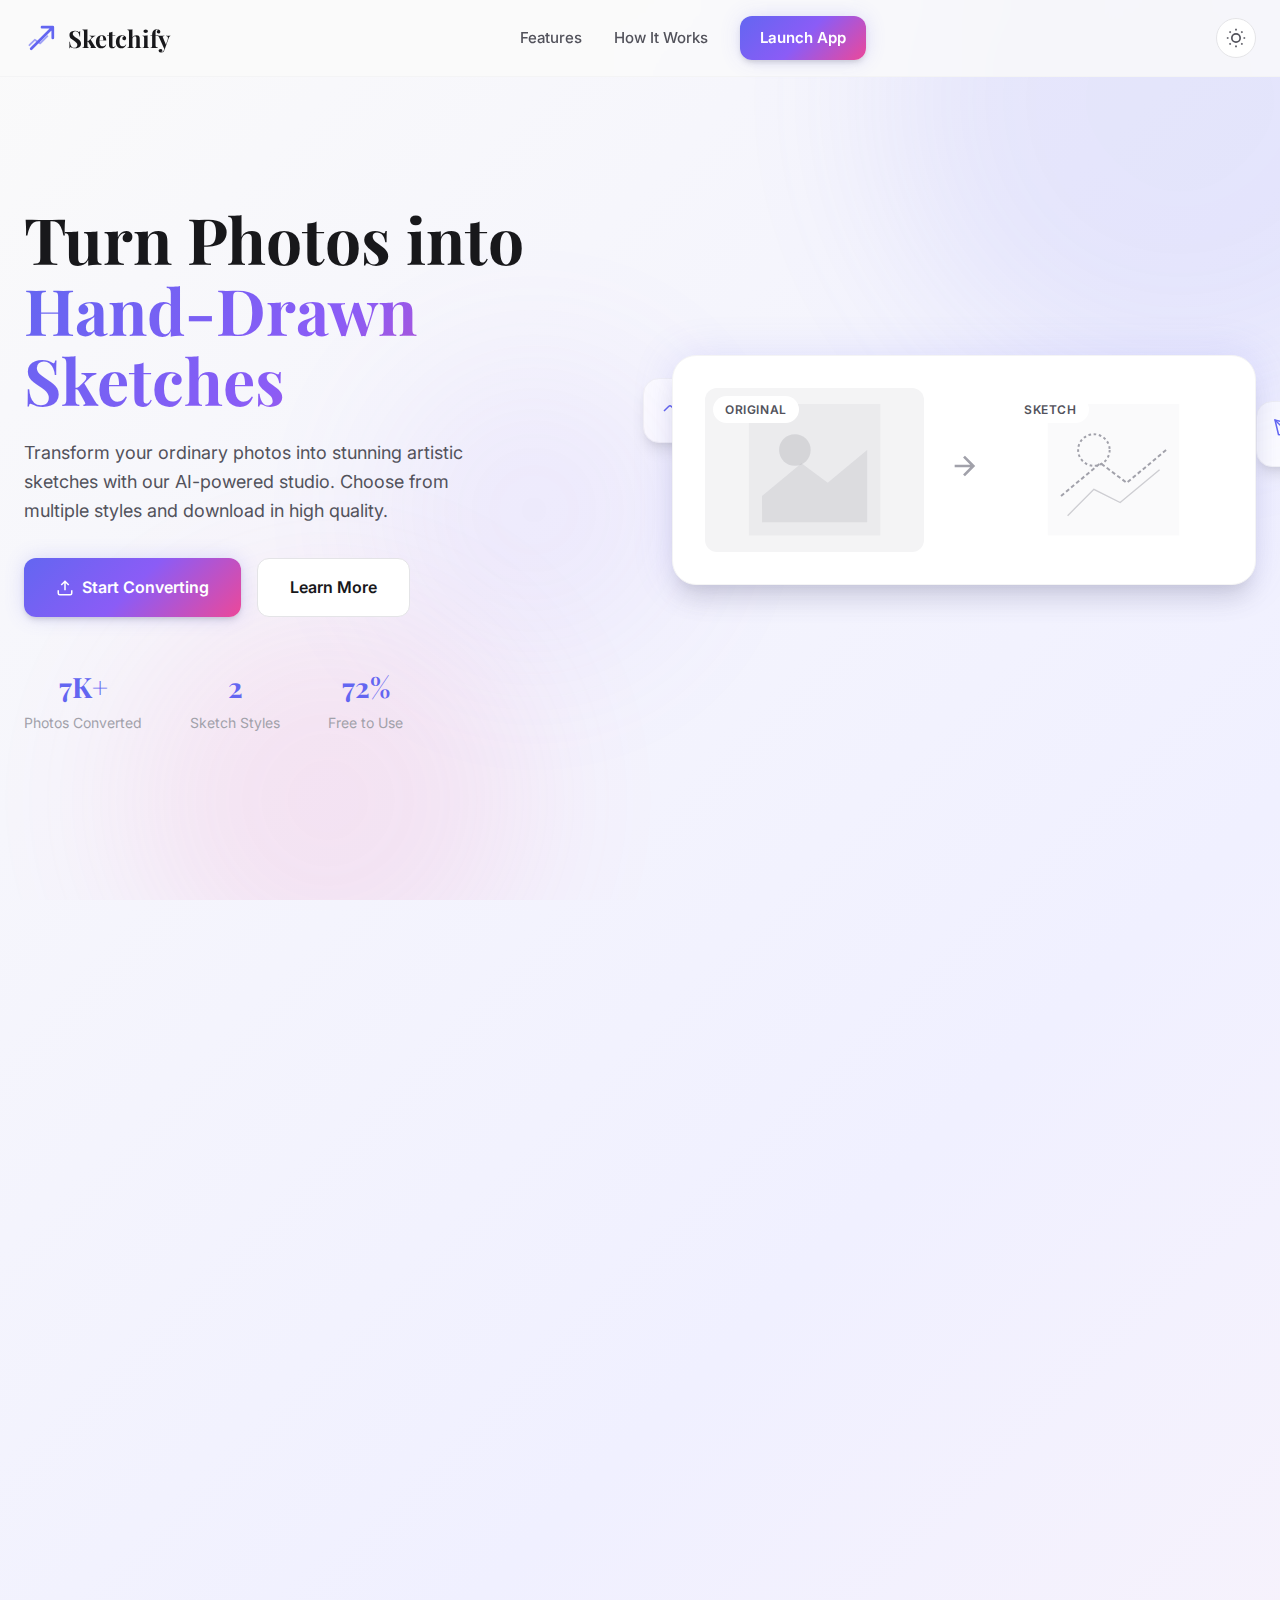
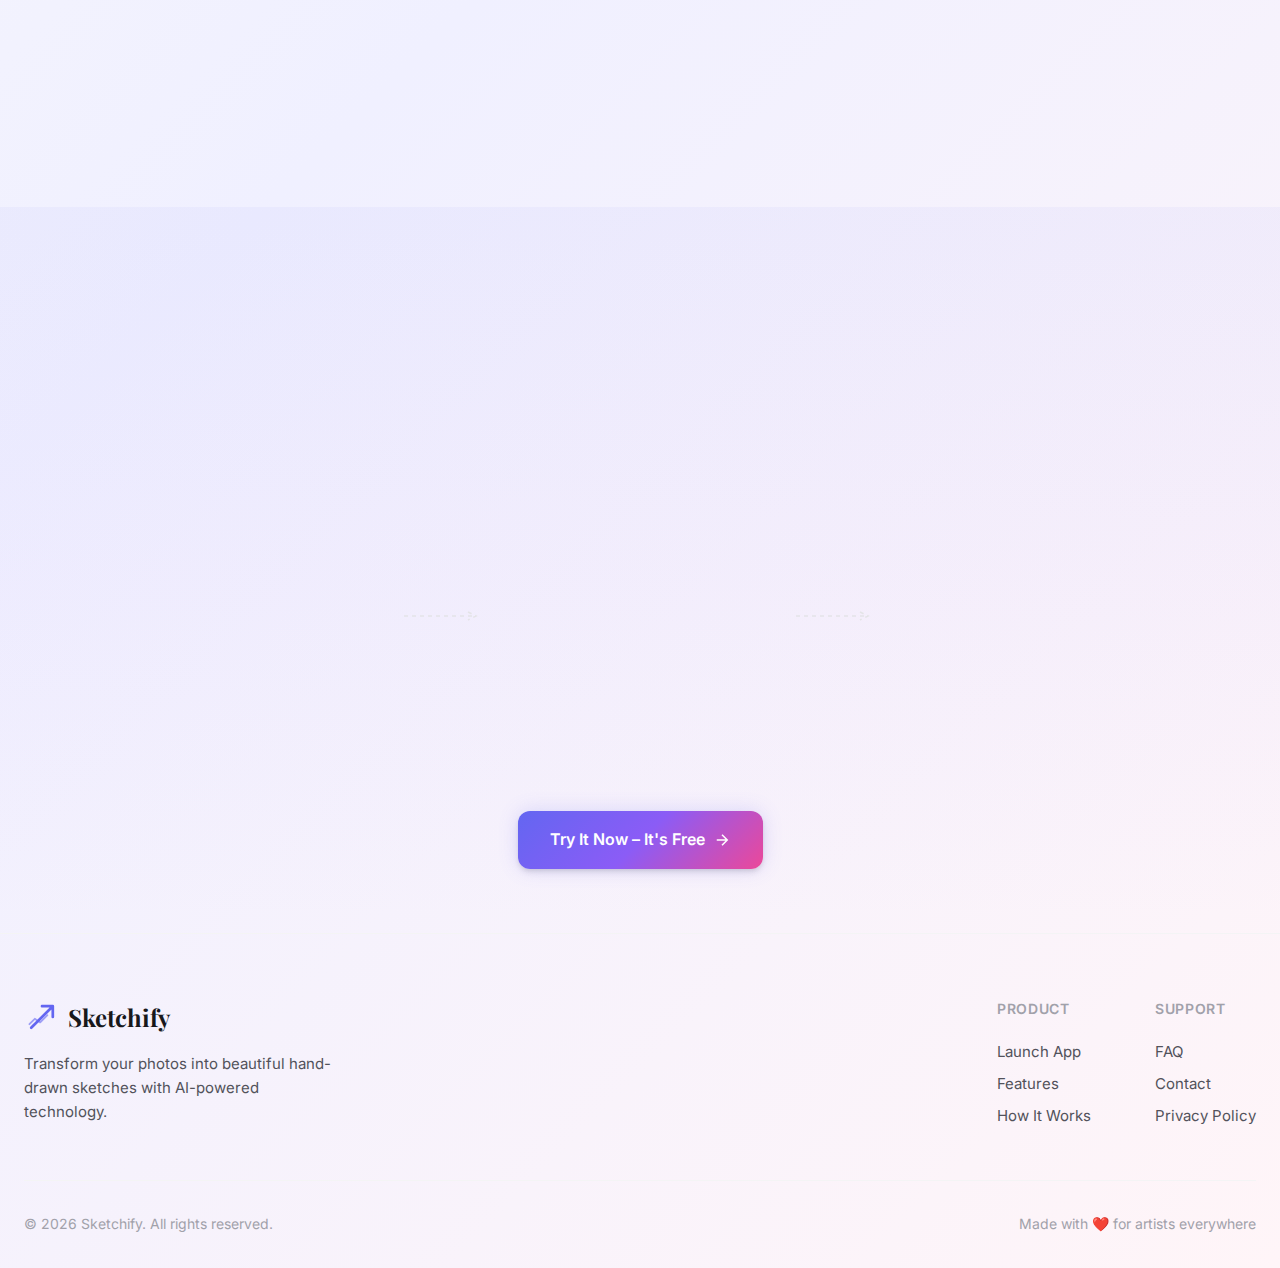
<file: index.html>
<!DOCTYPE html>
<html lang="en">
<head>
    <meta charset="UTF-8">
    <meta name="viewport" content="width=device-width, initial-scale=1.0">
    <title>Sketchify – AI Sketch Studio | Turn Photos into Hand-Drawn Sketches</title>
    <meta name="description" content="Transform your photos into stunning hand-drawn sketches with Sketchify. Choose from pencil, charcoal, and ink styles with adjustable intensity.">
    <link rel="stylesheet" href="css/styles.css">
    <link rel="preconnect" href="https://fonts.googleapis.com">
    <link rel="preconnect" href="https://fonts.gstatic.com" crossorigin>
    <link href="https://fonts.googleapis.com/css2?family=Playfair+Display:wght@400;600;700&family=Inter:wght@300;400;500;600;700&display=swap" rel="stylesheet">
</head>
<body class="landing-page">
    <!-- Navigation -->
    <nav class="navbar">
        <div class="container nav-container">
            <a href="index.html" class="logo">
                <svg class="logo-icon" viewBox="0 0 40 40" fill="none" xmlns="http://www.w3.org/2000/svg">
                    <path d="M8 32L32 8M32 8L20 8M32 8V20" stroke="currentColor" stroke-width="3" stroke-linecap="round" stroke-linejoin="round"/>
                    <path d="M6 28L12 22L18 26L26 18" stroke="currentColor" stroke-width="2" stroke-linecap="round" stroke-linejoin="round" opacity="0.6"/>
                </svg>
                <span>Sketchify</span>
            </a>
            <div class="nav-links">
                <a href="#features">Features</a>
                <a href="#how-it-works">How It Works</a>
                <a href="app.html" class="btn btn-primary btn-nav">Launch App</a>
            </div>
            <button class="theme-toggle" id="themeToggle" aria-label="Toggle dark mode">
                <svg class="sun-icon" viewBox="0 0 24 24" fill="none" stroke="currentColor" stroke-width="2">
                    <circle cx="12" cy="12" r="5"/>
                    <path d="M12 1v2M12 21v2M4.22 4.22l1.42 1.42M18.36 18.36l1.42 1.42M1 12h2M21 12h2M4.22 19.78l1.42-1.42M18.36 5.64l1.42-1.42"/>
                </svg>
                <svg class="moon-icon" viewBox="0 0 24 24" fill="none" stroke="currentColor" stroke-width="2">
                    <path d="M21 12.79A9 9 0 1 1 11.21 3 7 7 0 0 0 21 12.79z"/>
                </svg>
            </button>
            <button class="mobile-menu-btn" id="mobileMenuBtn" aria-label="Toggle menu">
                <span></span>
                <span></span>
                <span></span>
            </button>
        </div>
    </nav>

    <!-- Mobile Menu -->
    <div class="mobile-menu" id="mobileMenu">
        <a href="#features">Features</a>
        <a href="#how-it-works">How It Works</a>
        <a href="app.html" class="btn btn-primary">Launch App</a>
    </div>

    <!-- Hero Section -->
    <section class="hero">
        <div class="container hero-container">
            <div class="hero-content">
                <h1 class="hero-title">
                    <span class="title-line">Turn Photos into</span>
                    <span class="title-line gradient-text">Hand-Drawn Sketches</span>
                </h1>
                <p class="hero-subtitle">
                    Transform your ordinary photos into stunning artistic sketches with our AI-powered studio. 
                    Choose from multiple styles and download in high quality.
                </p>
                <div class="hero-cta">
                    <a href="app.html" class="btn btn-primary btn-large">
                        <svg viewBox="0 0 24 24" fill="none" stroke="currentColor" stroke-width="2">
                            <path d="M21 15v4a2 2 0 0 1-2 2H5a2 2 0 0 1-2-2v-4M17 8l-5-5-5 5M12 3v12"/>
                        </svg>
                        Start Converting
                    </a>
                    <a href="#how-it-works" class="btn btn-secondary btn-large">
                        Learn More
                    </a>
                </div>
                <div class="hero-stats">
                    <div class="stat">
                        <span class="stat-number">10K+</span>
                        <span class="stat-label">Photos Converted</span>
                    </div>
                    <div class="stat">
                        <span class="stat-number">4</span>
                        <span class="stat-label">Sketch Styles</span>
                    </div>
                    <div class="stat">
                        <span class="stat-number">100%</span>
                        <span class="stat-label">Free to Use</span>
                    </div>
                </div>
            </div>
            <div class="hero-visual">
                <div class="hero-image-container">
                    <div class="sketch-preview">
                        <div class="preview-card original">
                            <div class="preview-label">Original</div>
                            <div class="preview-placeholder">
                                <svg viewBox="0 0 100 100" fill="none">
                                    <rect width="100" height="100" fill="currentColor" opacity="0.1"/>
                                    <circle cx="35" cy="35" r="12" fill="currentColor" opacity="0.3"/>
                                    <path d="M10 70 L40 45 L60 60 L90 35 L90 90 L10 90 Z" fill="currentColor" opacity="0.2"/>
                                </svg>
                            </div>
                        </div>
                        <div class="preview-arrow">
                            <svg viewBox="0 0 24 24" fill="none" stroke="currentColor" stroke-width="2">
                                <path d="M5 12h14M12 5l7 7-7 7"/>
                            </svg>
                        </div>
                        <div class="preview-card sketch">
                            <div class="preview-label">Sketch</div>
                            <div class="preview-placeholder sketch-style">
                                <svg viewBox="0 0 100 100" fill="none">
                                    <rect width="100" height="100" fill="currentColor" opacity="0.05"/>
                                    <circle cx="35" cy="35" r="12" stroke="currentColor" stroke-width="1.5" fill="none" stroke-dasharray="2 2"/>
                                    <path d="M10 70 L40 45 L60 60 L90 35" stroke="currentColor" stroke-width="1.5" fill="none" stroke-dasharray="3 2"/>
                                    <path d="M15 85 L35 65 L55 75 L85 50" stroke="currentColor" stroke-width="1" fill="none" opacity="0.5"/>
                                </svg>
                            </div>
                        </div>
                    </div>
                </div>
                <!-- Floating Elements -->
                <div class="floating-element elem-1">
                    <svg viewBox="0 0 24 24" fill="none" stroke="currentColor" stroke-width="1.5">
                        <path d="M12 19l7-7 3 3-7 7-3-3z"/>
                        <path d="M18 13l-1.5-7.5L2 2l3.5 14.5L13 18l5-5z"/>
                        <path d="M2 2l7.586 7.586"/>
                    </svg>
                </div>
                <div class="floating-element elem-2">
                    <svg viewBox="0 0 24 24" fill="none" stroke="currentColor" stroke-width="1.5">
                        <circle cx="12" cy="12" r="10"/>
                        <path d="M12 6v6l4 2"/>
                    </svg>
                </div>
                <div class="floating-element elem-3">
                    <svg viewBox="0 0 24 24" fill="none" stroke="currentColor" stroke-width="1.5">
                        <path d="M4 16l4.586-4.586a2 2 0 012.828 0L16 16m-2-2l1.586-1.586a2 2 0 012.828 0L20 14"/>
                    </svg>
                </div>
            </div>
        </div>
        <div class="hero-bg-shapes">
            <div class="shape shape-1"></div>
            <div class="shape shape-2"></div>
            <div class="shape shape-3"></div>
        </div>
    </section>

    <!-- Features Section -->
    <section class="features" id="features">
        <div class="container">
            <div class="section-header">
                <span class="section-tag">Features</span>
                <h2 class="section-title">Everything You Need to Create Stunning Sketches</h2>
                <p class="section-subtitle">Professional-grade tools at your fingertips, completely free</p>
            </div>
            <div class="features-grid">
                <!-- Pencil Style -->
                <div class="feature-card">
                    <div class="feature-icon">
                        <svg viewBox="0 0 24 24" fill="none" stroke="currentColor" stroke-width="1.5">
                            <path d="M12 19l7-7 3 3-7 7-3-3z"/>
                            <path d="M18 13l-1.5-7.5L2 2l3.5 14.5L13 18l5-5z"/>
                            <path d="M2 2l7.586 7.586"/>
                            <circle cx="11" cy="11" r="2"/>
                        </svg>
                    </div>
                    <h3 class="feature-title">Pencil Style</h3>
                    <p class="feature-desc">Classic pencil sketch effect with fine lines and subtle shading for a traditional look.</p>
                </div>

                <!-- Charcoal Style -->
                <div class="feature-card">
                    <div class="feature-icon">
                        <svg viewBox="0 0 24 24" fill="none" stroke="currentColor" stroke-width="1.5">
                            <rect x="3" y="3" width="18" height="18" rx="2"/>
                            <path d="M7 12h10M7 8h10M7 16h6"/>
                        </svg>
                    </div>
                    <h3 class="feature-title">Charcoal Style</h3>
                    <p class="feature-desc">Bold, dramatic strokes with deep blacks and rich textures for an artistic feel.</p>
                </div>

                <!-- Ink Style -->
                <div class="feature-card">
                    <div class="feature-icon">
                        <svg viewBox="0 0 24 24" fill="none" stroke="currentColor" stroke-width="1.5">
                            <path d="M12 2C6.5 2 2 6.5 2 12s4.5 10 10 10c.926 0 1.648-.746 1.648-1.688 0-.437-.18-.835-.437-1.125-.29-.289-.438-.652-.438-1.125a1.64 1.64 0 011.668-1.668h1.996c3.051 0 5.563-2.512 5.563-5.563C22 5.937 17.5 2 12 2z"/>
                            <circle cx="8" cy="10" r="1.5"/>
                            <circle cx="12" cy="7" r="1.5"/>
                            <circle cx="16" cy="10" r="1.5"/>
                        </svg>
                    </div>
                    <h3 class="feature-title">Ink Style</h3>
                    <p class="feature-desc">Clean, high-contrast ink drawing effect with crisp edges and defined outlines.</p>
                </div>

                <!-- Intensity Control -->
                <div class="feature-card">
                    <div class="feature-icon">
                        <svg viewBox="0 0 24 24" fill="none" stroke="currentColor" stroke-width="1.5">
                            <circle cx="12" cy="12" r="10"/>
                            <path d="M12 6v6l4 2"/>
                        </svg>
                    </div>
                    <h3 class="feature-title">Intensity Slider</h3>
                    <p class="feature-desc">Fine-tune the sketch intensity to achieve the perfect balance between detail and simplicity.</p>
                </div>

                <!-- Contrast Control -->
                <div class="feature-card">
                    <div class="feature-icon">
                        <svg viewBox="0 0 24 24" fill="none" stroke="currentColor" stroke-width="1.5">
                            <circle cx="12" cy="12" r="10"/>
                            <path d="M12 2a10 10 0 010 20V2z" fill="currentColor" opacity="0.3"/>
                        </svg>
                    </div>
                    <h3 class="feature-title">Contrast Control</h3>
                    <p class="feature-desc">Adjust contrast levels to make your sketches pop with the right amount of depth.</p>
                </div>

                <!-- Download -->
                <div class="feature-card">
                    <div class="feature-icon">
                        <svg viewBox="0 0 24 24" fill="none" stroke="currentColor" stroke-width="1.5">
                            <path d="M21 15v4a2 2 0 01-2 2H5a2 2 0 01-2-2v-4M7 10l5 5 5-5M12 15V3"/>
                        </svg>
                    </div>
                    <h3 class="feature-title">HD Download</h3>
                    <p class="feature-desc">Download your sketches in high-quality PNG format, ready for printing or sharing.</p>
                </div>
            </div>
        </div>
    </section>

    <!-- How It Works Section -->
    <section class="how-it-works" id="how-it-works">
        <div class="container">
            <div class="section-header">
                <span class="section-tag">How It Works</span>
                <h2 class="section-title">Three Simple Steps to Your Perfect Sketch</h2>
                <p class="section-subtitle">No design skills required – just upload and transform</p>
            </div>
            <div class="steps-container">
                <div class="step">
                    <div class="step-number">1</div>
                    <div class="step-icon">
                        <svg viewBox="0 0 24 24" fill="none" stroke="currentColor" stroke-width="1.5">
                            <path d="M21 15v4a2 2 0 01-2 2H5a2 2 0 01-2-2v-4M17 8l-5-5-5 5M12 3v12"/>
                        </svg>
                    </div>
                    <h3 class="step-title">Upload Photo</h3>
                    <p class="step-desc">Drag and drop or click to upload your photo. Supports JPG and PNG formats.</p>
                </div>
                <div class="step-connector">
                    <svg viewBox="0 0 100 20" fill="none">
                        <path d="M0 10 H90 M80 5 L90 10 L80 15" stroke="currentColor" stroke-width="2" stroke-dasharray="5 5"/>
                    </svg>
                </div>
                <div class="step">
                    <div class="step-number">2</div>
                    <div class="step-icon">
                        <svg viewBox="0 0 24 24" fill="none" stroke="currentColor" stroke-width="1.5">
                            <path d="M12 3a9 9 0 019 9 9 9 0 01-9 9 9 9 0 01-9-9 9 9 0 019-9z"/>
                            <path d="M12 8v4l2 2"/>
                            <path d="M3 12h2M19 12h2M12 3v2M12 19v2"/>
                        </svg>
                    </div>
                    <h3 class="step-title">Choose Style</h3>
                    <p class="step-desc">Select from pencil, charcoal, or ink styles. Adjust intensity and contrast.</p>
                </div>
                <div class="step-connector">
                    <svg viewBox="0 0 100 20" fill="none">
                        <path d="M0 10 H90 M80 5 L90 10 L80 15" stroke="currentColor" stroke-width="2" stroke-dasharray="5 5"/>
                    </svg>
                </div>
                <div class="step">
                    <div class="step-number">3</div>
                    <div class="step-icon">
                        <svg viewBox="0 0 24 24" fill="none" stroke="currentColor" stroke-width="1.5">
                            <path d="M21 15v4a2 2 0 01-2 2H5a2 2 0 01-2-2v-4M7 10l5 5 5-5M12 15V3"/>
                        </svg>
                    </div>
                    <h3 class="step-title">Download</h3>
                    <p class="step-desc">Preview your sketch and download in high-quality PNG format.</p>
                </div>
            </div>
            <div class="cta-center">
                <a href="app.html" class="btn btn-primary btn-large">
                    Try It Now – It's Free
                    <svg viewBox="0 0 24 24" fill="none" stroke="currentColor" stroke-width="2">
                        <path d="M5 12h14M12 5l7 7-7 7"/>
                    </svg>
                </a>
            </div>
        </div>
    </section>

    <!-- Footer -->
    <footer class="footer">
        <div class="container">
            <div class="footer-content">
                <div class="footer-brand">
                    <a href="index.html" class="logo">
                        <svg class="logo-icon" viewBox="0 0 40 40" fill="none" xmlns="http://www.w3.org/2000/svg">
                            <path d="M8 32L32 8M32 8L20 8M32 8V20" stroke="currentColor" stroke-width="3" stroke-linecap="round" stroke-linejoin="round"/>
                            <path d="M6 28L12 22L18 26L26 18" stroke="currentColor" stroke-width="2" stroke-linecap="round" stroke-linejoin="round" opacity="0.6"/>
                        </svg>
                        <span>Sketchify</span>
                    </a>
                    <p>Transform your photos into beautiful hand-drawn sketches with AI-powered technology.</p>
                </div>
                <div class="footer-links">
                    <div class="footer-col">
                        <h4>Product</h4>
                        <a href="app.html">Launch App</a>
                        <a href="#features">Features</a>
                        <a href="#how-it-works">How It Works</a>
                    </div>
                    <div class="footer-col">
                        <h4>Support</h4>
                        <a href="#">FAQ</a>
                        <a href="#">Contact</a>
                        <a href="#">Privacy Policy</a>
                    </div>
                </div>
            </div>
            <div class="footer-bottom">
                <p>&copy; 2026 Sketchify. All rights reserved.</p>
                <p>Made with ❤️ for artists everywhere</p>
            </div>
        </div>
    </footer>

    <script src="js/landing.js"></script>
</body>
</html>
</file>
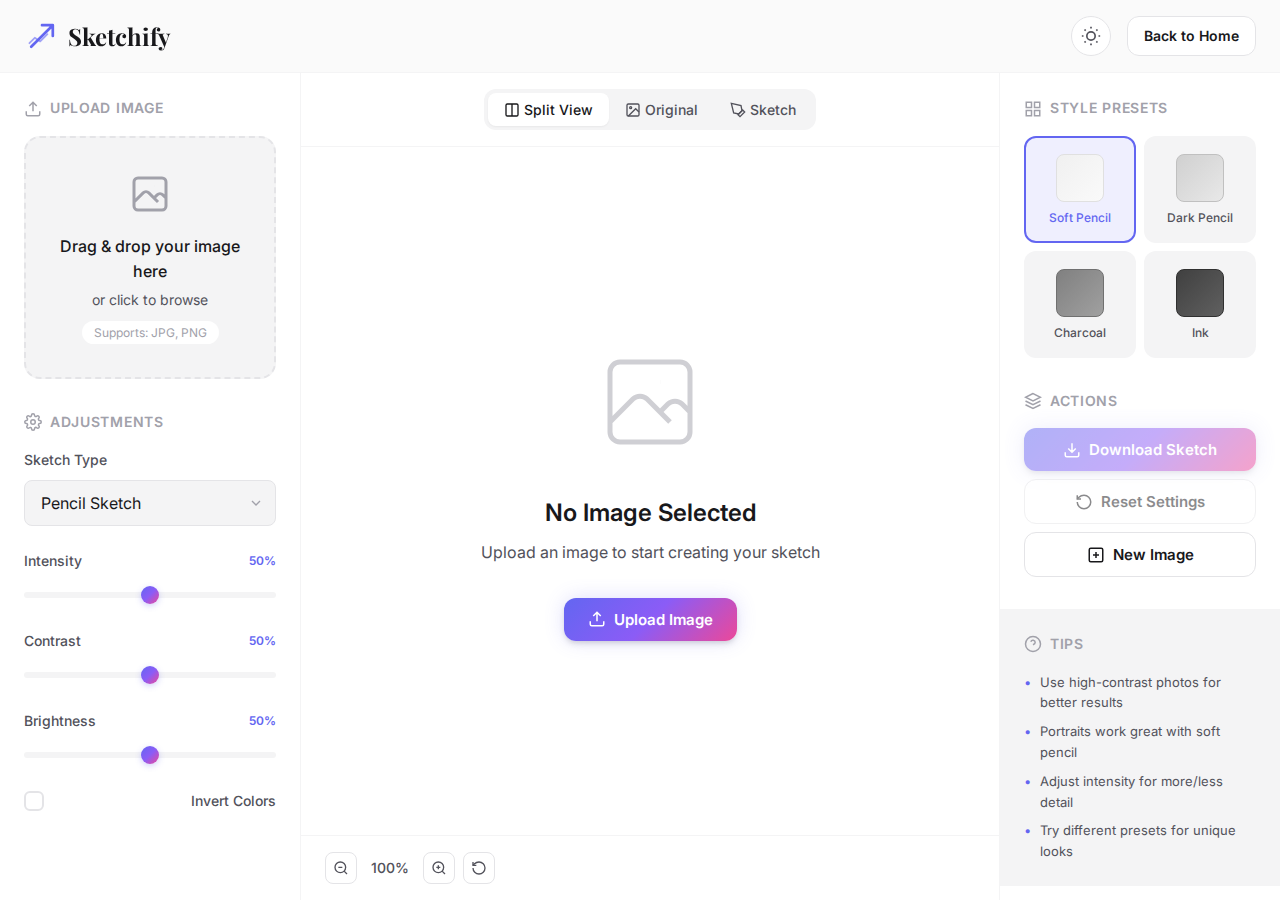
<file: app.html>
<!DOCTYPE html>
<html lang="en">
<head>
    <meta charset="UTF-8">
    <meta name="viewport" content="width=device-width, initial-scale=1.0">
    <title>Sketchify – AI Sketch Studio</title>
    <meta name="description" content="Convert your photos to hand-drawn sketches with Sketchify's AI-powered sketch studio.">
    <link rel="stylesheet" href="css/styles.css">
    <link rel="preconnect" href="https://fonts.googleapis.com">
    <link rel="preconnect" href="https://fonts.gstatic.com" crossorigin>
    <link href="https://fonts.googleapis.com/css2?family=Playfair+Display:wght@400;600;700&family=Inter:wght@300;400;500;600;700&display=swap" rel="stylesheet">
</head>
<body class="app-page">
    <!-- Navigation -->
    <nav class="navbar app-navbar">
        <div class="container nav-container">
            <a href="index.html" class="logo">
                <svg class="logo-icon" viewBox="0 0 40 40" fill="none" xmlns="http://www.w3.org/2000/svg">
                    <path d="M8 32L32 8M32 8L20 8M32 8V20" stroke="currentColor" stroke-width="3" stroke-linecap="round" stroke-linejoin="round"/>
                    <path d="M6 28L12 22L18 26L26 18" stroke="currentColor" stroke-width="2" stroke-linecap="round" stroke-linejoin="round" opacity="0.6"/>
                </svg>
                <span>Sketchify</span>
            </a>
            <div class="nav-actions">
                <button class="theme-toggle" id="themeToggle" aria-label="Toggle dark mode">
                    <svg class="sun-icon" viewBox="0 0 24 24" fill="none" stroke="currentColor" stroke-width="2">
                        <circle cx="12" cy="12" r="5"/>
                        <path d="M12 1v2M12 21v2M4.22 4.22l1.42 1.42M18.36 18.36l1.42 1.42M1 12h2M21 12h2M4.22 19.78l1.42-1.42M18.36 5.64l1.42-1.42"/>
                    </svg>
                    <svg class="moon-icon" viewBox="0 0 24 24" fill="none" stroke="currentColor" stroke-width="2">
                        <path d="M21 12.79A9 9 0 1 1 11.21 3 7 7 0 0 0 21 12.79z"/>
                    </svg>
                </button>
                <a href="index.html" class="btn btn-secondary btn-sm">Back to Home</a>
            </div>
        </div>
    </nav>

    <!-- Main App Container -->
    <main class="app-container">
        <!-- Left Panel - Controls -->
        <aside class="panel panel-left">
            <div class="panel-section">
                <h3 class="panel-title">
                    <svg viewBox="0 0 24 24" fill="none" stroke="currentColor" stroke-width="2">
                        <path d="M21 15v4a2 2 0 01-2 2H5a2 2 0 01-2-2v-4M17 8l-5-5-5 5M12 3v12"/>
                    </svg>
                    Upload Image
                </h3>
                <div class="upload-zone" id="uploadZone">
                    <input type="file" id="imageInput" accept="image/jpeg,image/png,image/jpg" hidden>
                    <div class="upload-content">
                        <div class="upload-icon">
                            <svg viewBox="0 0 24 24" fill="none" stroke="currentColor" stroke-width="1.5">
                                <path d="M4 16l4.586-4.586a2 2 0 012.828 0L16 16m-2-2l1.586-1.586a2 2 0 012.828 0L20 14m-6-6h.01M6 20h12a2 2 0 002-2V6a2 2 0 00-2-2H6a2 2 0 00-2 2v12a2 2 0 002 2z"/>
                            </svg>
                        </div>
                        <p class="upload-text">Drag & drop your image here</p>
                        <p class="upload-hint">or click to browse</p>
                        <span class="upload-formats">Supports: JPG, PNG</span>
                    </div>
                </div>
                <div class="file-info" id="fileInfo" style="display: none;">
                    <svg viewBox="0 0 24 24" fill="none" stroke="currentColor" stroke-width="2">
                        <path d="M14 2H6a2 2 0 00-2 2v16a2 2 0 002 2h12a2 2 0 002-2V8z"/>
                        <polyline points="14,2 14,8 20,8"/>
                    </svg>
                    <span id="fileName"></span>
                    <button class="remove-file" id="removeFile" aria-label="Remove file">
                        <svg viewBox="0 0 24 24" fill="none" stroke="currentColor" stroke-width="2">
                            <path d="M18 6L6 18M6 6l12 12"/>
                        </svg>
                    </button>
                </div>
            </div>

            <div class="panel-section">
                <h3 class="panel-title">
                    <svg viewBox="0 0 24 24" fill="none" stroke="currentColor" stroke-width="2">
                        <circle cx="12" cy="12" r="3"/>
                        <path d="M19.4 15a1.65 1.65 0 00.33 1.82l.06.06a2 2 0 010 2.83 2 2 0 01-2.83 0l-.06-.06a1.65 1.65 0 00-1.82-.33 1.65 1.65 0 00-1 1.51V21a2 2 0 01-2 2 2 2 0 01-2-2v-.09A1.65 1.65 0 009 19.4a1.65 1.65 0 00-1.82.33l-.06.06a2 2 0 01-2.83 0 2 2 0 010-2.83l.06-.06a1.65 1.65 0 00.33-1.82 1.65 1.65 0 00-1.51-1H3a2 2 0 01-2-2 2 2 0 012-2h.09A1.65 1.65 0 004.6 9a1.65 1.65 0 00-.33-1.82l-.06-.06a2 2 0 010-2.83 2 2 0 012.83 0l.06.06a1.65 1.65 0 001.82.33H9a1.65 1.65 0 001-1.51V3a2 2 0 012-2 2 2 0 012 2v.09a1.65 1.65 0 001 1.51 1.65 1.65 0 001.82-.33l.06-.06a2 2 0 012.83 0 2 2 0 010 2.83l-.06.06a1.65 1.65 0 00-.33 1.82V9a1.65 1.65 0 001.51 1H21a2 2 0 012 2 2 2 0 01-2 2h-.09a1.65 1.65 0 00-1.51 1z"/>
                    </svg>
                    Adjustments
                </h3>
                
                <div class="control-group">
                    <label for="sketchType">Sketch Type</label>
                    <div class="select-wrapper">
                        <select id="sketchType">
                            <option value="pencil">Pencil Sketch</option>
                            <option value="charcoal">Charcoal</option>
                            <option value="ink">Ink Drawing</option>
                            <option value="detailed">Detailed Pencil</option>
                        </select>
                        <svg viewBox="0 0 24 24" fill="none" stroke="currentColor" stroke-width="2">
                            <polyline points="6,9 12,15 18,9"/>
                        </svg>
                    </div>
                </div>

                <div class="control-group">
                    <label for="intensitySlider">
                        Intensity
                        <span class="slider-value" id="intensityValue">50%</span>
                    </label>
                    <input type="range" id="intensitySlider" min="0" max="100" value="50" class="slider">
                </div>

                <div class="control-group">
                    <label for="contrastSlider">
                        Contrast
                        <span class="slider-value" id="contrastValue">50%</span>
                    </label>
                    <input type="range" id="contrastSlider" min="0" max="100" value="50" class="slider">
                </div>

                <div class="control-group">
                    <label for="brightnessSlider">
                        Brightness
                        <span class="slider-value" id="brightnessValue">50%</span>
                    </label>
                    <input type="range" id="brightnessSlider" min="0" max="100" value="50" class="slider">
                </div>

                <div class="control-group">
                    <label class="checkbox-label">
                        <input type="checkbox" id="invertColors">
                        <span class="checkbox-custom"></span>
                        Invert Colors
                    </label>
                </div>
            </div>
        </aside>

        <!-- Center Canvas Area -->
        <section class="canvas-area">
            <div class="canvas-header">
                <div class="view-toggle">
                    <button class="view-btn active" data-view="split" id="viewSplit">
                        <svg viewBox="0 0 24 24" fill="none" stroke="currentColor" stroke-width="2">
                            <rect x="3" y="3" width="18" height="18" rx="2"/>
                            <line x1="12" y1="3" x2="12" y2="21"/>
                        </svg>
                        Split View
                    </button>
                    <button class="view-btn" data-view="original" id="viewOriginal">
                        <svg viewBox="0 0 24 24" fill="none" stroke="currentColor" stroke-width="2">
                            <rect x="3" y="3" width="18" height="18" rx="2"/>
                            <circle cx="8.5" cy="8.5" r="1.5"/>
                            <polyline points="21,15 16,10 5,21"/>
                        </svg>
                        Original
                    </button>
                    <button class="view-btn" data-view="sketch" id="viewSketch">
                        <svg viewBox="0 0 24 24" fill="none" stroke="currentColor" stroke-width="2">
                            <path d="M12 19l7-7 3 3-7 7-3-3z"/>
                            <path d="M18 13l-1.5-7.5L2 2l3.5 14.5L13 18l5-5z"/>
                        </svg>
                        Sketch
                    </button>
                </div>
            </div>

            <div class="canvas-container" id="canvasContainer">
                <!-- Loading Spinner -->
                <div class="loading-overlay" id="loadingOverlay">
                    <div class="spinner"></div>
                    <p>Processing your image...</p>
                </div>

                <!-- Empty State -->
                <div class="empty-state" id="emptyState">
                    <div class="empty-icon">
                        <svg viewBox="0 0 24 24" fill="none" stroke="currentColor" stroke-width="1">
                            <path d="M4 16l4.586-4.586a2 2 0 012.828 0L16 16m-2-2l1.586-1.586a2 2 0 012.828 0L20 14m-6-6h.01M6 20h12a2 2 0 002-2V6a2 2 0 00-2-2H6a2 2 0 00-2 2v12a2 2 0 002 2z"/>
                        </svg>
                    </div>
                    <h3>No Image Selected</h3>
                    <p>Upload an image to start creating your sketch</p>
                    <button class="btn btn-primary" id="emptyUploadBtn">
                        <svg viewBox="0 0 24 24" fill="none" stroke="currentColor" stroke-width="2">
                            <path d="M21 15v4a2 2 0 01-2 2H5a2 2 0 01-2-2v-4M17 8l-5-5-5 5M12 3v12"/>
                        </svg>
                        Upload Image
                    </button>
                </div>

                <!-- Canvas Display -->
                <div class="canvas-display" id="canvasDisplay" style="display: none;">
                    <div class="image-wrapper split-view" id="imageWrapper">
                        <div class="image-panel original-panel">
                            <div class="panel-label">Original</div>
                            <canvas id="originalCanvas"></canvas>
                        </div>
                        <div class="divider" id="divider">
                            <div class="divider-handle">
                                <svg viewBox="0 0 24 24" fill="none" stroke="currentColor" stroke-width="2">
                                    <circle cx="12" cy="6" r="1"/>
                                    <circle cx="12" cy="12" r="1"/>
                                    <circle cx="12" cy="18" r="1"/>
                                </svg>
                            </div>
                        </div>
                        <div class="image-panel sketch-panel">
                            <div class="panel-label">Sketch</div>
                            <canvas id="sketchCanvas"></canvas>
                        </div>
                    </div>
                </div>
            </div>

            <div class="canvas-footer">
                <div class="zoom-controls">
                    <button class="zoom-btn" id="zoomOut" aria-label="Zoom out">
                        <svg viewBox="0 0 24 24" fill="none" stroke="currentColor" stroke-width="2">
                            <circle cx="11" cy="11" r="8"/>
                            <path d="M21 21l-4.35-4.35M8 11h6"/>
                        </svg>
                    </button>
                    <span class="zoom-level" id="zoomLevel">100%</span>
                    <button class="zoom-btn" id="zoomIn" aria-label="Zoom in">
                        <svg viewBox="0 0 24 24" fill="none" stroke="currentColor" stroke-width="2">
                            <circle cx="11" cy="11" r="8"/>
                            <path d="M21 21l-4.35-4.35M11 8v6M8 11h6"/>
                        </svg>
                    </button>
                    <button class="zoom-btn" id="zoomReset" aria-label="Reset zoom">
                        <svg viewBox="0 0 24 24" fill="none" stroke="currentColor" stroke-width="2">
                            <path d="M3 12a9 9 0 109-9 9.75 9.75 0 00-6.74 2.74L3 8"/>
                            <path d="M3 3v5h5"/>
                        </svg>
                    </button>
                </div>
                <div class="image-dimensions" id="imageDimensions"></div>
            </div>
        </section>

        <!-- Right Panel - Presets & Actions -->
        <aside class="panel panel-right">
            <div class="panel-section">
                <h3 class="panel-title">
                    <svg viewBox="0 0 24 24" fill="none" stroke="currentColor" stroke-width="2">
                        <rect x="3" y="3" width="7" height="7"/>
                        <rect x="14" y="3" width="7" height="7"/>
                        <rect x="14" y="14" width="7" height="7"/>
                        <rect x="3" y="14" width="7" height="7"/>
                    </svg>
                    Style Presets
                </h3>
                <div class="presets-grid">
                    <button class="preset-btn active" data-preset="soft-pencil">
                        <div class="preset-preview soft-pencil"></div>
                        <span>Soft Pencil</span>
                    </button>
                    <button class="preset-btn" data-preset="dark-pencil">
                        <div class="preset-preview dark-pencil"></div>
                        <span>Dark Pencil</span>
                    </button>
                    <button class="preset-btn" data-preset="charcoal">
                        <div class="preset-preview charcoal"></div>
                        <span>Charcoal</span>
                    </button>
                    <button class="preset-btn" data-preset="ink">
                        <div class="preset-preview ink"></div>
                        <span>Ink</span>
                    </button>
                </div>
            </div>

            <div class="panel-section">
                <h3 class="panel-title">
                    <svg viewBox="0 0 24 24" fill="none" stroke="currentColor" stroke-width="2">
                        <path d="M12 2L2 7l10 5 10-5-10-5zM2 17l10 5 10-5M2 12l10 5 10-5"/>
                    </svg>
                    Actions
                </h3>
                <div class="action-buttons">
                    <button class="btn btn-primary btn-block" id="downloadBtn" disabled>
                        <svg viewBox="0 0 24 24" fill="none" stroke="currentColor" stroke-width="2">
                            <path d="M21 15v4a2 2 0 01-2 2H5a2 2 0 01-2-2v-4M7 10l5 5 5-5M12 15V3"/>
                        </svg>
                        Download Sketch
                    </button>
                    <button class="btn btn-secondary btn-block" id="resetBtn" disabled>
                        <svg viewBox="0 0 24 24" fill="none" stroke="currentColor" stroke-width="2">
                            <path d="M3 12a9 9 0 109-9 9.75 9.75 0 00-6.74 2.74L3 8"/>
                            <path d="M3 3v5h5"/>
                        </svg>
                        Reset Settings
                    </button>
                    <button class="btn btn-outline btn-block" id="newImageBtn">
                        <svg viewBox="0 0 24 24" fill="none" stroke="currentColor" stroke-width="2">
                            <rect x="3" y="3" width="18" height="18" rx="2"/>
                            <line x1="12" y1="8" x2="12" y2="16"/>
                            <line x1="8" y1="12" x2="16" y2="12"/>
                        </svg>
                        New Image
                    </button>
                </div>
            </div>

            <div class="panel-section tips-section">
                <h3 class="panel-title">
                    <svg viewBox="0 0 24 24" fill="none" stroke="currentColor" stroke-width="2">
                        <circle cx="12" cy="12" r="10"/>
                        <path d="M9.09 9a3 3 0 015.83 1c0 2-3 3-3 3"/>
                        <line x1="12" y1="17" x2="12.01" y2="17"/>
                    </svg>
                    Tips
                </h3>
                <ul class="tips-list">
                    <li>Use high-contrast photos for better results</li>
                    <li>Portraits work great with soft pencil</li>
                    <li>Adjust intensity for more/less detail</li>
                    <li>Try different presets for unique looks</li>
                </ul>
            </div>
        </aside>
    </main>

    <!-- Toast Notifications -->
    <div class="toast-container" id="toastContainer"></div>

    <script src="js/sketch.js"></script>
    <script src="js/app.js"></script>
</body>
</html>
</file>
<file: css/styles.css>
/* ============================================
   SKETCHIFY - AI Sketch Studio
   Main Stylesheet
   ============================================ */

/* ============================================
   CSS Variables & Root Styles
   ============================================ */
:root {
    /* Colors - Light Mode */
    --color-primary: #6366f1;
    --color-primary-dark: #4f46e5;
    --color-primary-light: #818cf8;
    --color-secondary: #ec4899;
    --color-accent: #8b5cf6;
    
    /* Neutrals - Light Mode */
    --color-bg: #fafafa;
    --color-bg-secondary: #ffffff;
    --color-bg-tertiary: #f4f4f5;
    --color-surface: #ffffff;
    --color-surface-hover: #f4f4f5;
    --color-border: #e4e4e7;
    --color-border-light: #f4f4f5;
    
    /* Text Colors */
    --color-text: #18181b;
    --color-text-secondary: #52525b;
    --color-text-tertiary: #a1a1aa;
    --color-text-inverse: #ffffff;
    
    /* Gradients */
    --gradient-primary: linear-gradient(135deg, #6366f1 0%, #8b5cf6 50%, #ec4899 100%);
    --gradient-bg: linear-gradient(135deg, #fafafa 0%, #f0f0ff 50%, #fff5f8 100%);
    --gradient-hero: linear-gradient(180deg, rgba(99, 102, 241, 0.05) 0%, rgba(139, 92, 246, 0.03) 50%, transparent 100%);
    
    /* Shadows */
    --shadow-sm: 0 1px 2px 0 rgba(0, 0, 0, 0.05);
    --shadow-md: 0 4px 6px -1px rgba(0, 0, 0, 0.1), 0 2px 4px -1px rgba(0, 0, 0, 0.06);
    --shadow-lg: 0 10px 15px -3px rgba(0, 0, 0, 0.1), 0 4px 6px -2px rgba(0, 0, 0, 0.05);
    --shadow-xl: 0 20px 25px -5px rgba(0, 0, 0, 0.1), 0 10px 10px -5px rgba(0, 0, 0, 0.04);
    --shadow-glow: 0 0 40px rgba(99, 102, 241, 0.15);
    
    /* Typography */
    --font-display: 'Playfair Display', Georgia, serif;
    --font-body: 'Inter', -apple-system, BlinkMacSystemFont, sans-serif;
    
    /* Spacing */
    --space-xs: 0.25rem;
    --space-sm: 0.5rem;
    --space-md: 1rem;
    --space-lg: 1.5rem;
    --space-xl: 2rem;
    --space-2xl: 3rem;
    --space-3xl: 4rem;
    
    /* Border Radius */
    --radius-sm: 0.375rem;
    --radius-md: 0.5rem;
    --radius-lg: 0.75rem;
    --radius-xl: 1rem;
    --radius-2xl: 1.5rem;
    --radius-full: 9999px;
    
    /* Transitions */
    --transition-fast: 150ms ease;
    --transition-base: 250ms ease;
    --transition-slow: 350ms ease;
    
    /* Z-Index Scale */
    --z-dropdown: 100;
    --z-sticky: 200;
    --z-modal: 300;
    --z-toast: 400;
}

/* Dark Mode Variables */
[data-theme="dark"] {
    --color-bg: #0a0a0b;
    --color-bg-secondary: #18181b;
    --color-bg-tertiary: #27272a;
    --color-surface: #18181b;
    --color-surface-hover: #27272a;
    --color-border: #3f3f46;
    --color-border-light: #27272a;
    
    --color-text: #fafafa;
    --color-text-secondary: #a1a1aa;
    --color-text-tertiary: #71717a;
    
    --gradient-bg: linear-gradient(135deg, #0a0a0b 0%, #1a1a2e 50%, #16132b 100%);
    --gradient-hero: linear-gradient(180deg, rgba(99, 102, 241, 0.1) 0%, rgba(139, 92, 246, 0.05) 50%, transparent 100%);
    
    --shadow-sm: 0 1px 2px 0 rgba(0, 0, 0, 0.3);
    --shadow-md: 0 4px 6px -1px rgba(0, 0, 0, 0.4), 0 2px 4px -1px rgba(0, 0, 0, 0.3);
    --shadow-lg: 0 10px 15px -3px rgba(0, 0, 0, 0.4), 0 4px 6px -2px rgba(0, 0, 0, 0.3);
    --shadow-xl: 0 20px 25px -5px rgba(0, 0, 0, 0.4), 0 10px 10px -5px rgba(0, 0, 0, 0.3);
    --shadow-glow: 0 0 40px rgba(99, 102, 241, 0.25);
}

/* ============================================
   Reset & Base Styles
   ============================================ */
*, *::before, *::after {
    margin: 0;
    padding: 0;
    box-sizing: border-box;
}

html {
    scroll-behavior: smooth;
    -webkit-font-smoothing: antialiased;
    -moz-osx-font-smoothing: grayscale;
}

body {
    font-family: var(--font-body);
    font-size: 16px;
    line-height: 1.6;
    color: var(--color-text);
    background: var(--gradient-bg);
    min-height: 100vh;
    transition: background var(--transition-slow), color var(--transition-slow);
}

img {
    max-width: 100%;
    height: auto;
    display: block;
}

a {
    color: inherit;
    text-decoration: none;
}

button {
    font-family: inherit;
    font-size: inherit;
    cursor: pointer;
    border: none;
    background: none;
}

input, select, textarea {
    font-family: inherit;
    font-size: inherit;
}

ul, ol {
    list-style: none;
}

/* ============================================
   Utility Classes
   ============================================ */
.container {
    width: 100%;
    max-width: 1280px;
    margin: 0 auto;
    padding: 0 var(--space-lg);
}

.gradient-text {
    background: var(--gradient-primary);
    -webkit-background-clip: text;
    -webkit-text-fill-color: transparent;
    background-clip: text;
}

/* ============================================
   Navigation
   ============================================ */
.navbar {
    position: fixed;
    top: 0;
    left: 0;
    right: 0;
    z-index: var(--z-sticky);
    padding: var(--space-md) 0;
    background: rgba(250, 250, 250, 0.8);
    backdrop-filter: blur(20px);
    -webkit-backdrop-filter: blur(20px);
    border-bottom: 1px solid var(--color-border-light);
    transition: all var(--transition-base);
}

[data-theme="dark"] .navbar {
    background: rgba(10, 10, 11, 0.8);
}

.nav-container {
    display: flex;
    align-items: center;
    justify-content: space-between;
}

.logo {
    display: flex;
    align-items: center;
    gap: var(--space-sm);
    font-family: var(--font-display);
    font-size: 1.5rem;
    font-weight: 700;
    color: var(--color-text);
    transition: opacity var(--transition-fast);
}

.logo:hover {
    opacity: 0.8;
}

.logo-icon {
    width: 36px;
    height: 36px;
    color: var(--color-primary);
}

.nav-links {
    display: flex;
    align-items: center;
    gap: var(--space-xl);
}

.nav-links a:not(.btn) {
    font-size: 0.9375rem;
    font-weight: 500;
    color: var(--color-text-secondary);
    transition: color var(--transition-fast);
    position: relative;
}

.nav-links a:not(.btn):hover {
    color: var(--color-text);
}

.nav-links a:not(.btn)::after {
    content: '';
    position: absolute;
    bottom: -4px;
    left: 0;
    width: 0;
    height: 2px;
    background: var(--gradient-primary);
    transition: width var(--transition-base);
}

.nav-links a:not(.btn):hover::after {
    width: 100%;
}

.nav-actions {
    display: flex;
    align-items: center;
    gap: var(--space-md);
}

/* Theme Toggle Button */
.theme-toggle {
    width: 40px;
    height: 40px;
    border-radius: var(--radius-full);
    display: flex;
    align-items: center;
    justify-content: center;
    background: var(--color-surface);
    border: 1px solid var(--color-border);
    color: var(--color-text-secondary);
    transition: all var(--transition-fast);
}

.theme-toggle:hover {
    background: var(--color-surface-hover);
    color: var(--color-text);
    transform: rotate(15deg);
}

.theme-toggle svg {
    width: 20px;
    height: 20px;
}

.theme-toggle .moon-icon {
    display: none;
}

[data-theme="dark"] .theme-toggle .sun-icon {
    display: none;
}

[data-theme="dark"] .theme-toggle .moon-icon {
    display: block;
}

/* Mobile Menu Button */
.mobile-menu-btn {
    display: none;
    flex-direction: column;
    justify-content: center;
    align-items: center;
    width: 40px;
    height: 40px;
    gap: 5px;
}

.mobile-menu-btn span {
    display: block;
    width: 24px;
    height: 2px;
    background: var(--color-text);
    border-radius: var(--radius-full);
    transition: all var(--transition-fast);
}

.mobile-menu-btn.active span:nth-child(1) {
    transform: translateY(7px) rotate(45deg);
}

.mobile-menu-btn.active span:nth-child(2) {
    opacity: 0;
}

.mobile-menu-btn.active span:nth-child(3) {
    transform: translateY(-7px) rotate(-45deg);
}

/* Mobile Menu */
.mobile-menu {
    display: none;
    position: fixed;
    top: 73px;
    left: 0;
    right: 0;
    background: var(--color-surface);
    padding: var(--space-lg);
    flex-direction: column;
    gap: var(--space-md);
    border-bottom: 1px solid var(--color-border);
    z-index: var(--z-dropdown);
    opacity: 0;
    transform: translateY(-10px);
    pointer-events: none;
    transition: all var(--transition-base);
}

.mobile-menu.active {
    opacity: 1;
    transform: translateY(0);
    pointer-events: all;
}

.mobile-menu a {
    padding: var(--space-md);
    font-weight: 500;
    color: var(--color-text-secondary);
    border-radius: var(--radius-md);
    transition: all var(--transition-fast);
}

.mobile-menu a:hover {
    background: var(--color-surface-hover);
    color: var(--color-text);
}

/* ============================================
   Buttons
   ============================================ */
.btn {
    display: inline-flex;
    align-items: center;
    justify-content: center;
    gap: var(--space-sm);
    padding: 0.75rem 1.5rem;
    font-weight: 600;
    font-size: 0.9375rem;
    border-radius: var(--radius-lg);
    transition: all var(--transition-fast);
    white-space: nowrap;
}

.btn svg {
    width: 18px;
    height: 18px;
}

.btn-primary {
    background: var(--gradient-primary);
    color: white;
    box-shadow: var(--shadow-md), 0 0 20px rgba(99, 102, 241, 0.2);
}

.btn-primary:hover {
    transform: translateY(-2px);
    box-shadow: var(--shadow-lg), 0 0 30px rgba(99, 102, 241, 0.3);
}

.btn-primary:active {
    transform: translateY(0);
}

.btn-primary:disabled {
    opacity: 0.5;
    cursor: not-allowed;
    transform: none;
}

.btn-secondary {
    background: var(--color-surface);
    color: var(--color-text);
    border: 1px solid var(--color-border);
}

.btn-secondary:hover {
    background: var(--color-surface-hover);
    border-color: var(--color-primary);
}

.btn-secondary:disabled {
    opacity: 0.5;
    cursor: not-allowed;
}

.btn-outline {
    background: transparent;
    color: var(--color-text);
    border: 1px solid var(--color-border);
}

.btn-outline:hover {
    background: var(--color-surface-hover);
    border-color: var(--color-primary);
    color: var(--color-primary);
}

.btn-large {
    padding: 1rem 2rem;
    font-size: 1rem;
}

.btn-sm {
    padding: 0.5rem 1rem;
    font-size: 0.875rem;
}

.btn-block {
    width: 100%;
}

.btn-nav {
    padding: 0.625rem 1.25rem;
}

/* ============================================
   Hero Section
   ============================================ */
.hero {
    position: relative;
    min-height: 100vh;
    display: flex;
    align-items: center;
    padding: 120px 0 80px;
    overflow: hidden;
}

.hero-container {
    display: grid;
    grid-template-columns: 1fr 1fr;
    gap: var(--space-3xl);
    align-items: center;
}

.hero-content {
    position: relative;
    z-index: 1;
}

.hero-title {
    font-family: var(--font-display);
    font-size: clamp(2.5rem, 5vw, 4rem);
    font-weight: 700;
    line-height: 1.1;
    margin-bottom: var(--space-lg);
}

.title-line {
    display: block;
}

.hero-subtitle {
    font-size: 1.125rem;
    color: var(--color-text-secondary);
    max-width: 480px;
    margin-bottom: var(--space-xl);
}

.hero-cta {
    display: flex;
    gap: var(--space-md);
    margin-bottom: var(--space-2xl);
}

.hero-stats {
    display: flex;
    gap: var(--space-2xl);
}

.stat {
    text-align: center;
}

.stat-number {
    display: block;
    font-family: var(--font-display);
    font-size: 1.75rem;
    font-weight: 700;
    color: var(--color-primary);
}

.stat-label {
    font-size: 0.875rem;
    color: var(--color-text-tertiary);
}

/* Hero Visual */
.hero-visual {
    position: relative;
}

.hero-image-container {
    position: relative;
    z-index: 1;
}

.sketch-preview {
    display: flex;
    align-items: center;
    gap: var(--space-lg);
    padding: var(--space-xl);
    background: var(--color-surface);
    border-radius: var(--radius-2xl);
    box-shadow: var(--shadow-xl), var(--shadow-glow);
    border: 1px solid var(--color-border-light);
}

.preview-card {
    flex: 1;
    aspect-ratio: 4/3;
    border-radius: var(--radius-lg);
    overflow: hidden;
    position: relative;
    background: var(--color-bg-tertiary);
}

.preview-label {
    position: absolute;
    top: var(--space-sm);
    left: var(--space-sm);
    padding: 0.25rem 0.75rem;
    font-size: 0.75rem;
    font-weight: 600;
    text-transform: uppercase;
    letter-spacing: 0.05em;
    background: var(--color-surface);
    border-radius: var(--radius-full);
    color: var(--color-text-secondary);
    z-index: 1;
}

.preview-placeholder {
    width: 100%;
    height: 100%;
    display: flex;
    align-items: center;
    justify-content: center;
    color: var(--color-text-tertiary);
}

.preview-placeholder svg {
    width: 80%;
    height: 80%;
}

.preview-placeholder.sketch-style {
    background: white;
}

[data-theme="dark"] .preview-placeholder.sketch-style {
    background: var(--color-bg-tertiary);
}

.preview-arrow {
    color: var(--color-text-tertiary);
    flex-shrink: 0;
}

.preview-arrow svg {
    width: 32px;
    height: 32px;
}

/* Floating Elements */
.floating-element {
    position: absolute;
    background: var(--color-surface);
    border-radius: var(--radius-xl);
    padding: var(--space-md);
    box-shadow: var(--shadow-lg);
    color: var(--color-primary);
    animation: float 6s ease-in-out infinite;
    border: 1px solid var(--color-border-light);
}

.floating-element svg {
    width: 24px;
    height: 24px;
}

.elem-1 {
    top: 20%;
    right: -10%;
    animation-delay: 0s;
}

.elem-2 {
    bottom: 30%;
    right: 5%;
    animation-delay: 2s;
}

.elem-3 {
    top: 10%;
    left: -5%;
    animation-delay: 4s;
}

@keyframes float {
    0%, 100% { transform: translateY(0px) rotate(0deg); }
    50% { transform: translateY(-20px) rotate(5deg); }
}

/* Hero Background Shapes */
.hero-bg-shapes {
    position: absolute;
    inset: 0;
    overflow: hidden;
    pointer-events: none;
}

.shape {
    position: absolute;
    border-radius: 50%;
    filter: blur(80px);
    opacity: 0.3;
}

.shape-1 {
    width: 600px;
    height: 600px;
    background: var(--color-primary);
    top: -200px;
    right: -200px;
    opacity: 0.1;
}

.shape-2 {
    width: 400px;
    height: 400px;
    background: var(--color-secondary);
    bottom: -100px;
    left: 10%;
    opacity: 0.1;
}

.shape-3 {
    width: 300px;
    height: 300px;
    background: var(--color-accent);
    top: 40%;
    left: 30%;
    opacity: 0.08;
}

/* ============================================
   Features Section
   ============================================ */
.features {
    padding: var(--space-3xl) 0;
    position: relative;
}

.section-header {
    text-align: center;
    max-width: 640px;
    margin: 0 auto var(--space-3xl);
}

.section-tag {
    display: inline-block;
    padding: 0.375rem 1rem;
    font-size: 0.875rem;
    font-weight: 600;
    text-transform: uppercase;
    letter-spacing: 0.1em;
    color: var(--color-primary);
    background: rgba(99, 102, 241, 0.1);
    border-radius: var(--radius-full);
    margin-bottom: var(--space-md);
}

.section-title {
    font-family: var(--font-display);
    font-size: clamp(1.75rem, 4vw, 2.5rem);
    font-weight: 700;
    margin-bottom: var(--space-md);
}

.section-subtitle {
    font-size: 1.125rem;
    color: var(--color-text-secondary);
}

.features-grid {
    display: grid;
    grid-template-columns: repeat(3, 1fr);
    gap: var(--space-lg);
}

.feature-card {
    background: var(--color-surface);
    border: 1px solid var(--color-border-light);
    border-radius: var(--radius-xl);
    padding: var(--space-xl);
    transition: all var(--transition-base);
}

.feature-card:hover {
    transform: translateY(-4px);
    box-shadow: var(--shadow-lg);
    border-color: var(--color-primary);
}

.feature-icon {
    width: 56px;
    height: 56px;
    display: flex;
    align-items: center;
    justify-content: center;
    background: rgba(99, 102, 241, 0.1);
    border-radius: var(--radius-lg);
    color: var(--color-primary);
    margin-bottom: var(--space-lg);
}

.feature-icon svg {
    width: 28px;
    height: 28px;
}

.feature-title {
    font-size: 1.25rem;
    font-weight: 600;
    margin-bottom: var(--space-sm);
}

.feature-desc {
    font-size: 0.9375rem;
    color: var(--color-text-secondary);
    line-height: 1.6;
}

/* ============================================
   How It Works Section
   ============================================ */
.how-it-works {
    padding: var(--space-3xl) 0;
    background: var(--gradient-hero);
}

.steps-container {
    display: flex;
    align-items: flex-start;
    justify-content: center;
    gap: var(--space-md);
    margin-bottom: var(--space-3xl);
}

.step {
    flex: 1;
    max-width: 280px;
    text-align: center;
    position: relative;
}

.step-number {
    position: absolute;
    top: -16px;
    left: 50%;
    transform: translateX(-50%);
    width: 32px;
    height: 32px;
    display: flex;
    align-items: center;
    justify-content: center;
    background: var(--gradient-primary);
    color: white;
    font-size: 0.875rem;
    font-weight: 700;
    border-radius: var(--radius-full);
    z-index: 1;
}

.step-icon {
    width: 80px;
    height: 80px;
    margin: 0 auto var(--space-lg);
    display: flex;
    align-items: center;
    justify-content: center;
    background: var(--color-surface);
    border: 2px solid var(--color-border);
    border-radius: var(--radius-2xl);
    color: var(--color-primary);
    transition: all var(--transition-base);
}

.step:hover .step-icon {
    border-color: var(--color-primary);
    box-shadow: var(--shadow-glow);
}

.step-icon svg {
    width: 36px;
    height: 36px;
}

.step-title {
    font-size: 1.125rem;
    font-weight: 600;
    margin-bottom: var(--space-sm);
}

.step-desc {
    font-size: 0.9375rem;
    color: var(--color-text-secondary);
}

.step-connector {
    flex-shrink: 0;
    width: 80px;
    padding-top: 48px;
    color: var(--color-border);
}

.step-connector svg {
    width: 100%;
    height: auto;
}

.cta-center {
    text-align: center;
}

/* ============================================
   Footer
   ============================================ */
.footer {
    padding: var(--space-3xl) 0 var(--space-xl);
    border-top: 1px solid var(--color-border-light);
}

.footer-content {
    display: grid;
    grid-template-columns: 1fr auto;
    gap: var(--space-3xl);
    margin-bottom: var(--space-2xl);
}

.footer-brand {
    max-width: 320px;
}

.footer-brand .logo {
    margin-bottom: var(--space-md);
}

.footer-brand p {
    font-size: 0.9375rem;
    color: var(--color-text-secondary);
}

.footer-links {
    display: flex;
    gap: var(--space-3xl);
}

.footer-col h4 {
    font-size: 0.875rem;
    font-weight: 600;
    text-transform: uppercase;
    letter-spacing: 0.05em;
    margin-bottom: var(--space-md);
    color: var(--color-text-tertiary);
}

.footer-col a {
    display: block;
    font-size: 0.9375rem;
    color: var(--color-text-secondary);
    padding: var(--space-xs) 0;
    transition: color var(--transition-fast);
}

.footer-col a:hover {
    color: var(--color-primary);
}

.footer-bottom {
    display: flex;
    justify-content: space-between;
    align-items: center;
    padding-top: var(--space-xl);
    border-top: 1px solid var(--color-border-light);
    font-size: 0.875rem;
    color: var(--color-text-tertiary);
}

/* ============================================
   App Page Styles
   ============================================ */
.app-page {
    background: var(--color-bg);
}

.app-page .navbar {
    position: relative;
}

.app-container {
    display: grid;
    grid-template-columns: 300px 1fr 280px;
    min-height: calc(100vh - 73px);
    gap: 1px;
    background: var(--color-border-light);
}

/* Panels */
.panel {
    background: var(--color-surface);
    padding: var(--space-lg);
    overflow-y: auto;
    max-height: calc(100vh - 73px);
}

.panel-section {
    margin-bottom: var(--space-xl);
}

.panel-section:last-child {
    margin-bottom: 0;
}

.panel-title {
    display: flex;
    align-items: center;
    gap: var(--space-sm);
    font-size: 0.875rem;
    font-weight: 600;
    text-transform: uppercase;
    letter-spacing: 0.05em;
    color: var(--color-text-tertiary);
    margin-bottom: var(--space-md);
}

.panel-title svg {
    width: 18px;
    height: 18px;
}

/* Upload Zone */
.upload-zone {
    border: 2px dashed var(--color-border);
    border-radius: var(--radius-xl);
    padding: var(--space-xl);
    text-align: center;
    cursor: pointer;
    transition: all var(--transition-base);
    background: var(--color-bg-tertiary);
}

.upload-zone:hover,
.upload-zone.drag-over {
    border-color: var(--color-primary);
    background: rgba(99, 102, 241, 0.05);
}

.upload-zone.drag-over {
    transform: scale(1.02);
}

.upload-icon {
    width: 48px;
    height: 48px;
    margin: 0 auto var(--space-md);
    color: var(--color-text-tertiary);
}

.upload-icon svg {
    width: 100%;
    height: 100%;
}

.upload-text {
    font-weight: 500;
    margin-bottom: var(--space-xs);
}

.upload-hint {
    font-size: 0.875rem;
    color: var(--color-text-secondary);
    margin-bottom: var(--space-sm);
}

.upload-formats {
    font-size: 0.75rem;
    color: var(--color-text-tertiary);
    background: var(--color-surface);
    padding: 0.25rem 0.75rem;
    border-radius: var(--radius-full);
}

/* File Info */
.file-info {
    display: flex;
    align-items: center;
    gap: var(--space-sm);
    padding: var(--space-md);
    background: var(--color-bg-tertiary);
    border-radius: var(--radius-lg);
    margin-top: var(--space-md);
}

.file-info svg {
    width: 20px;
    height: 20px;
    color: var(--color-primary);
    flex-shrink: 0;
}

.file-info span {
    flex: 1;
    font-size: 0.875rem;
    white-space: nowrap;
    overflow: hidden;
    text-overflow: ellipsis;
}

.remove-file {
    width: 28px;
    height: 28px;
    display: flex;
    align-items: center;
    justify-content: center;
    border-radius: var(--radius-md);
    color: var(--color-text-tertiary);
    transition: all var(--transition-fast);
}

.remove-file:hover {
    background: rgba(239, 68, 68, 0.1);
    color: #ef4444;
}

.remove-file svg {
    width: 16px;
    height: 16px;
    color: inherit;
}

/* Control Groups */
.control-group {
    margin-bottom: var(--space-lg);
}

.control-group:last-child {
    margin-bottom: 0;
}

.control-group > label {
    display: flex;
    justify-content: space-between;
    align-items: center;
    font-size: 0.875rem;
    font-weight: 500;
    margin-bottom: var(--space-sm);
    color: var(--color-text-secondary);
}

.slider-value {
    font-size: 0.75rem;
    color: var(--color-primary);
    font-weight: 600;
}

/* Select */
.select-wrapper {
    position: relative;
}

.select-wrapper select {
    width: 100%;
    padding: 0.75rem 2.5rem 0.75rem 1rem;
    background: var(--color-bg-tertiary);
    border: 1px solid var(--color-border);
    border-radius: var(--radius-md);
    color: var(--color-text);
    cursor: pointer;
    appearance: none;
    transition: all var(--transition-fast);
}

.select-wrapper select:hover,
.select-wrapper select:focus {
    border-color: var(--color-primary);
    outline: none;
}

.select-wrapper svg {
    position: absolute;
    right: 12px;
    top: 50%;
    transform: translateY(-50%);
    width: 16px;
    height: 16px;
    color: var(--color-text-tertiary);
    pointer-events: none;
}

/* Slider */
.slider {
    width: 100%;
    height: 6px;
    background: var(--color-bg-tertiary);
    border-radius: var(--radius-full);
    appearance: none;
    cursor: pointer;
}

.slider::-webkit-slider-thumb {
    appearance: none;
    width: 18px;
    height: 18px;
    background: var(--gradient-primary);
    border-radius: 50%;
    cursor: pointer;
    box-shadow: 0 2px 6px rgba(99, 102, 241, 0.3);
    transition: transform var(--transition-fast);
}

.slider::-webkit-slider-thumb:hover {
    transform: scale(1.1);
}

.slider::-moz-range-thumb {
    width: 18px;
    height: 18px;
    background: var(--gradient-primary);
    border-radius: 50%;
    cursor: pointer;
    border: none;
    box-shadow: 0 2px 6px rgba(99, 102, 241, 0.3);
}

/* Checkbox */
.checkbox-label {
    display: flex;
    align-items: center;
    gap: var(--space-sm);
    cursor: pointer;
    font-size: 0.875rem;
    color: var(--color-text-secondary);
}

.checkbox-label input {
    display: none;
}

.checkbox-custom {
    width: 20px;
    height: 20px;
    border: 2px solid var(--color-border);
    border-radius: var(--radius-sm);
    display: flex;
    align-items: center;
    justify-content: center;
    transition: all var(--transition-fast);
}

.checkbox-label input:checked + .checkbox-custom {
    background: var(--gradient-primary);
    border-color: var(--color-primary);
}

.checkbox-label input:checked + .checkbox-custom::after {
    content: '';
    width: 6px;
    height: 10px;
    border: 2px solid white;
    border-top: none;
    border-left: none;
    transform: rotate(45deg) translateY(-1px);
}

/* Canvas Area */
.canvas-area {
    background: var(--color-bg-secondary);
    display: flex;
    flex-direction: column;
    position: relative;
}

.canvas-header {
    padding: var(--space-md) var(--space-lg);
    border-bottom: 1px solid var(--color-border-light);
    display: flex;
    justify-content: center;
}

.view-toggle {
    display: flex;
    background: var(--color-bg-tertiary);
    border-radius: var(--radius-lg);
    padding: 4px;
}

.view-btn {
    display: flex;
    align-items: center;
    gap: var(--space-xs);
    padding: 0.5rem 1rem;
    font-size: 0.875rem;
    font-weight: 500;
    color: var(--color-text-secondary);
    border-radius: var(--radius-md);
    transition: all var(--transition-fast);
}

.view-btn:hover {
    color: var(--color-text);
}

.view-btn.active {
    background: var(--color-surface);
    color: var(--color-text);
    box-shadow: var(--shadow-sm);
}

.view-btn svg {
    width: 16px;
    height: 16px;
}

.canvas-container {
    flex: 1;
    display: flex;
    align-items: center;
    justify-content: center;
    padding: var(--space-lg);
    position: relative;
    overflow: hidden;
}

/* Loading Overlay */
.loading-overlay {
    position: absolute;
    inset: 0;
    display: none;
    flex-direction: column;
    align-items: center;
    justify-content: center;
    gap: var(--space-md);
    background: rgba(var(--color-bg), 0.9);
    z-index: 10;
}

.loading-overlay.active {
    display: flex;
}

.spinner {
    width: 48px;
    height: 48px;
    border: 3px solid var(--color-border);
    border-top-color: var(--color-primary);
    border-radius: 50%;
    animation: spin 1s linear infinite;
}

@keyframes spin {
    to { transform: rotate(360deg); }
}

.loading-overlay p {
    font-size: 0.9375rem;
    color: var(--color-text-secondary);
}

/* Empty State */
.empty-state {
    text-align: center;
    padding: var(--space-3xl);
}

.empty-icon {
    width: 120px;
    height: 120px;
    margin: 0 auto var(--space-xl);
    color: var(--color-text-tertiary);
    opacity: 0.5;
}

.empty-icon svg {
    width: 100%;
    height: 100%;
}

.empty-state h3 {
    font-size: 1.5rem;
    font-weight: 600;
    margin-bottom: var(--space-sm);
}

.empty-state p {
    color: var(--color-text-secondary);
    margin-bottom: var(--space-xl);
}

/* Canvas Display */
.canvas-display {
    width: 100%;
    height: 100%;
    display: flex;
    align-items: center;
    justify-content: center;
}

.image-wrapper {
    display: flex;
    gap: var(--space-md);
    max-width: 100%;
    max-height: 100%;
}

.image-wrapper.split-view {
    display: grid;
    grid-template-columns: 1fr auto 1fr;
    gap: 0;
}

.image-wrapper.original-view .sketch-panel,
.image-wrapper.original-view .divider {
    display: none;
}

.image-wrapper.original-view {
    grid-template-columns: 1fr;
}

.image-wrapper.sketch-view .original-panel,
.image-wrapper.sketch-view .divider {
    display: none;
}

.image-wrapper.sketch-view {
    grid-template-columns: 1fr;
}

.image-panel {
    position: relative;
    background: var(--color-surface);
    border-radius: var(--radius-lg);
    overflow: hidden;
    box-shadow: var(--shadow-md);
}

.image-panel canvas {
    display: block;
    max-width: 100%;
    max-height: calc(100vh - 250px);
    object-fit: contain;
}

.panel-label {
    position: absolute;
    top: var(--space-sm);
    left: var(--space-sm);
    padding: 0.25rem 0.75rem;
    font-size: 0.75rem;
    font-weight: 600;
    text-transform: uppercase;
    letter-spacing: 0.05em;
    background: rgba(0, 0, 0, 0.6);
    color: white;
    border-radius: var(--radius-full);
    z-index: 2;
}

.divider {
    width: 20px;
    display: flex;
    align-items: center;
    justify-content: center;
    cursor: col-resize;
    background: var(--color-bg-tertiary);
}

.divider-handle {
    width: 16px;
    height: 40px;
    display: flex;
    align-items: center;
    justify-content: center;
    background: var(--color-surface);
    border-radius: var(--radius-sm);
    color: var(--color-text-tertiary);
    transition: all var(--transition-fast);
}

.divider:hover .divider-handle {
    background: var(--color-primary);
    color: white;
}

.divider-handle svg {
    width: 12px;
    height: 12px;
}

.canvas-footer {
    padding: var(--space-md) var(--space-lg);
    border-top: 1px solid var(--color-border-light);
    display: flex;
    justify-content: space-between;
    align-items: center;
}

.zoom-controls {
    display: flex;
    align-items: center;
    gap: var(--space-sm);
}

.zoom-btn {
    width: 32px;
    height: 32px;
    display: flex;
    align-items: center;
    justify-content: center;
    background: var(--color-surface);
    border: 1px solid var(--color-border);
    border-radius: var(--radius-md);
    color: var(--color-text-secondary);
    transition: all var(--transition-fast);
}

.zoom-btn:hover {
    border-color: var(--color-primary);
    color: var(--color-primary);
}

.zoom-btn svg {
    width: 16px;
    height: 16px;
}

.zoom-level {
    font-size: 0.875rem;
    font-weight: 500;
    color: var(--color-text-secondary);
    min-width: 50px;
    text-align: center;
}

.image-dimensions {
    font-size: 0.875rem;
    color: var(--color-text-tertiary);
}

/* Right Panel - Presets */
.presets-grid {
    display: grid;
    grid-template-columns: 1fr 1fr;
    gap: var(--space-sm);
}

.preset-btn {
    display: flex;
    flex-direction: column;
    align-items: center;
    gap: var(--space-sm);
    padding: var(--space-md);
    background: var(--color-bg-tertiary);
    border: 2px solid transparent;
    border-radius: var(--radius-lg);
    transition: all var(--transition-fast);
}

.preset-btn:hover {
    background: var(--color-surface-hover);
}

.preset-btn.active {
    border-color: var(--color-primary);
    background: rgba(99, 102, 241, 0.1);
}

.preset-preview {
    width: 48px;
    height: 48px;
    border-radius: var(--radius-md);
    background: linear-gradient(135deg, #e5e5e5 0%, #f5f5f5 100%);
}

.preset-preview.soft-pencil {
    background: linear-gradient(135deg, #f0f0f0 0%, #fafafa 100%);
    border: 1px solid #e0e0e0;
}

.preset-preview.dark-pencil {
    background: linear-gradient(135deg, #d0d0d0 0%, #e8e8e8 100%);
    border: 1px solid #c0c0c0;
}

.preset-preview.charcoal {
    background: linear-gradient(135deg, #808080 0%, #a0a0a0 100%);
    border: 1px solid #707070;
}

.preset-preview.ink {
    background: linear-gradient(135deg, #404040 0%, #606060 100%);
    border: 1px solid #303030;
}

.preset-btn span {
    font-size: 0.75rem;
    font-weight: 500;
    color: var(--color-text-secondary);
}

.preset-btn.active span {
    color: var(--color-primary);
}

/* Action Buttons */
.action-buttons {
    display: flex;
    flex-direction: column;
    gap: var(--space-sm);
}

/* Tips Section */
.tips-section {
    background: var(--color-bg-tertiary);
    margin: 0 calc(-1 * var(--space-lg));
    padding: var(--space-lg);
    margin-top: auto;
}

.tips-list {
    font-size: 0.8125rem;
    color: var(--color-text-secondary);
}

.tips-list li {
    position: relative;
    padding-left: var(--space-md);
    margin-bottom: var(--space-sm);
}

.tips-list li::before {
    content: '•';
    position: absolute;
    left: 0;
    color: var(--color-primary);
}

.tips-list li:last-child {
    margin-bottom: 0;
}

/* Toast Notifications */
.toast-container {
    position: fixed;
    bottom: var(--space-xl);
    right: var(--space-xl);
    z-index: var(--z-toast);
    display: flex;
    flex-direction: column;
    gap: var(--space-sm);
}

.toast {
    display: flex;
    align-items: center;
    gap: var(--space-sm);
    padding: var(--space-md) var(--space-lg);
    background: var(--color-surface);
    border: 1px solid var(--color-border);
    border-radius: var(--radius-lg);
    box-shadow: var(--shadow-lg);
    animation: slideIn 0.3s ease;
}

.toast.success {
    border-left: 4px solid #10b981;
}

.toast.error {
    border-left: 4px solid #ef4444;
}

.toast.info {
    border-left: 4px solid var(--color-primary);
}

@keyframes slideIn {
    from {
        opacity: 0;
        transform: translateX(100%);
    }
    to {
        opacity: 1;
        transform: translateX(0);
    }
}

/* ============================================
   Responsive Design
   ============================================ */
@media (max-width: 1200px) {
    .app-container {
        grid-template-columns: 280px 1fr 240px;
    }
}

@media (max-width: 1024px) {
    .hero-container {
        grid-template-columns: 1fr;
        text-align: center;
    }
    
    .hero-subtitle {
        margin-left: auto;
        margin-right: auto;
    }
    
    .hero-cta {
        justify-content: center;
    }
    
    .hero-stats {
        justify-content: center;
    }
    
    .hero-visual {
        display: none;
    }
    
    .features-grid {
        grid-template-columns: repeat(2, 1fr);
    }
    
    .steps-container {
        flex-direction: column;
        align-items: center;
    }
    
    .step-connector {
        transform: rotate(90deg);
        padding: 0;
        width: 60px;
    }
    
    /* App Page */
    .app-container {
        grid-template-columns: 1fr;
    }
    
    .panel {
        max-height: none;
    }
    
    .panel-left {
        order: 1;
    }
    
    .canvas-area {
        order: 0;
        min-height: 400px;
    }
    
    .panel-right {
        order: 2;
    }
}

@media (max-width: 768px) {
    .nav-links {
        display: none;
    }
    
    .mobile-menu-btn {
        display: flex;
    }
    
    .mobile-menu {
        display: flex;
    }
    
    .hero {
        padding: 100px 0 60px;
    }
    
    .hero-title {
        font-size: 2rem;
    }
    
    .hero-cta {
        flex-direction: column;
        align-items: center;
    }
    
    .hero-stats {
        flex-direction: column;
        gap: var(--space-lg);
    }
    
    .features-grid {
        grid-template-columns: 1fr;
    }
    
    .footer-content {
        grid-template-columns: 1fr;
        text-align: center;
    }
    
    .footer-links {
        justify-content: center;
    }
    
    .footer-bottom {
        flex-direction: column;
        gap: var(--space-sm);
    }
    
    /* App Page Mobile */
    .view-toggle {
        flex-wrap: wrap;
        justify-content: center;
    }
    
    .view-btn span:not(.view-btn svg) {
        display: none;
    }
    
    .image-wrapper.split-view {
        grid-template-columns: 1fr;
        grid-template-rows: auto auto;
    }
    
    .divider {
        height: 20px;
        width: 100%;
        cursor: row-resize;
    }
    
    .presets-grid {
        grid-template-columns: repeat(4, 1fr);
    }
    
    .preset-btn span {
        display: none;
    }
}

@media (max-width: 480px) {
    .container {
        padding: 0 var(--space-md);
    }
    
    .hero-title {
        font-size: 1.75rem;
    }
    
    .section-title {
        font-size: 1.5rem;
    }
    
    .btn-large {
        padding: 0.875rem 1.5rem;
    }
    
    .canvas-footer {
        flex-direction: column;
        gap: var(--space-md);
    }
}

/* ============================================
   Print Styles
   ============================================ */
@media print {
    .navbar,
    .panel,
    .canvas-header,
    .canvas-footer {
        display: none;
    }
    
    .canvas-area {
        background: white;
    }
}
</file>
